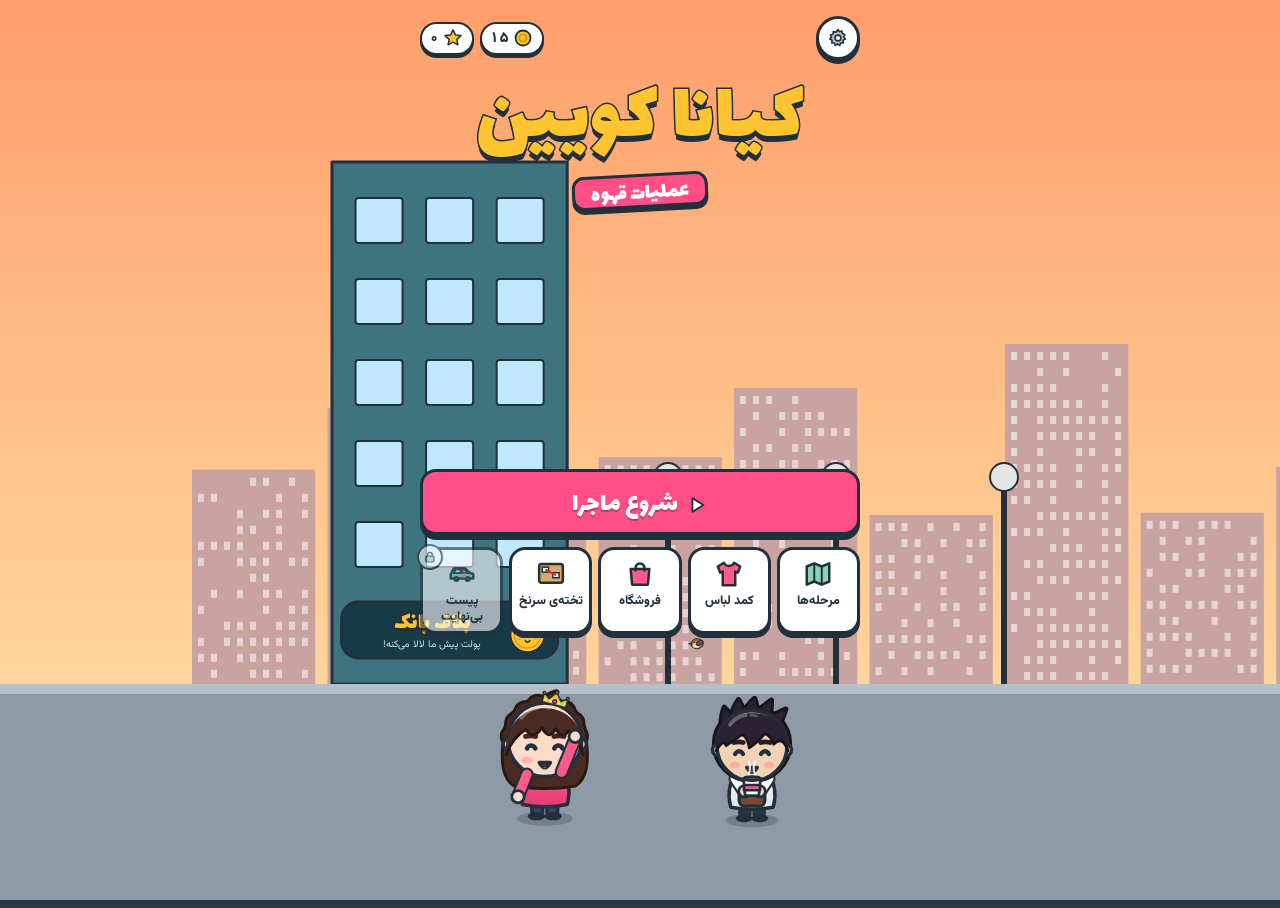
<file: index.html>
<!doctype html>
<html lang="fa" dir="rtl">
<head>
<meta charset="utf-8">
<meta name="viewport" content="width=device-width,initial-scale=1,maximum-scale=1,user-scalable=no,viewport-fit=cover">
<title>کیانا کویین</title>
<meta name="description" content="کیانا کویین: یک بازی مخفی‌کاری خنده‌دار. کیانا باید قانون «قهوه ممنوع» ملکه را شکست بدهد!">
<meta name="theme-color" content="#24384A">
<meta name="color-scheme" content="light">
<meta name="mobile-web-app-capable" content="yes">
<meta name="apple-mobile-web-app-capable" content="yes">
<meta name="apple-mobile-web-app-status-bar-style" content="black-translucent">
<meta name="apple-mobile-web-app-title" content="کیانا کویین">
<meta name="format-detection" content="telephone=no">
<link rel="manifest" href="manifest.webmanifest">
<link rel="icon" type="image/png" href="icons/favicon-64.png">
<link rel="apple-touch-icon" href="icons/apple-touch-icon.png">
<link rel="preload" href="fonts/lalezar-arabic-400-normal.woff2" as="font" type="font/woff2" crossorigin>
<link rel="preload" href="fonts/vazirmatn-arabic-400-normal.woff2" as="font" type="font/woff2" crossorigin>
<link rel="stylesheet" href="fonts/fonts.css">
<style>
/* Design system: one fixed cartoon "sticker" look (no dark variant).
   Tokens → components (btn, round, chip, card, sheet, tile) → screens. */
:root{
  --ink:#22303C;--paper:#FFFFFF;--cream:#FFF9F2;--night:#24384A;--coffee:#6B3E26;
  --pink:#FF4F86;--gold:#FFC531;--teal:#2BB59A;--sky:#5EC8F7;--danger:#E5484D;--ok:#1E8A5A;--muted:#5F7383;
  --display:'Lalezar','Vazirmatn',Tahoma,sans-serif;--thought:'Baloo Bhaijaan 2','Vazirmatn',sans-serif;--body:'Vazirmatn',Tahoma,'Segoe UI',sans-serif;
  --r-sm:12px;--r-md:16px;--r-lg:22px;--sh:0 5px 0 var(--ink);--sh-sm:0 3px 0 var(--ink);--bw:3px;
  color-scheme:light;--sab:env(safe-area-inset-bottom,0px);--sat:env(safe-area-inset-top,0px);
}
[hidden]{display:none!important}
html,body{height:100%;overscroll-behavior:none}
html{-webkit-text-size-adjust:100%;text-size-adjust:100%}
body{background:var(--night);color:var(--ink);font-family:var(--body);overflow:hidden;touch-action:none;-webkit-user-select:none;user-select:none;-webkit-tap-highlight-color:transparent;-webkit-touch-callout:none}
#app{position:fixed;top:0;right:0;bottom:0;left:0}
#game{position:absolute;top:0;right:0;bottom:0;left:0;display:block}
button{font-family:var(--body);color:var(--ink);cursor:pointer}
button:focus-visible{outline:3px solid var(--gold);outline-offset:2px}
svg{display:block}
.small{font-size:13px}.center{text-align:center}.muted{color:var(--muted);font-size:14px}

/* ---------- components ---------- */
.btn{display:flex;align-items:center;justify-content:center;gap:8px;width:100%;font-family:var(--display);font-size:22px;padding:10px 16px 5px;border-radius:var(--r-md);border:var(--bw) solid var(--ink);background:var(--pink);color:#fff;box-shadow:var(--sh);text-shadow:0 2px 0 rgba(0,0,0,.25);transition:transform .08s}
.btn svg{width:22px;height:22px;flex:none}
.btn.big{font-size:27px;padding:12px 16px 6px}
.btn:active{transform:translateY(4px);box-shadow:0 1px 0 var(--ink)}
.btn.alt{background:var(--paper);color:var(--ink);text-shadow:none;font-size:19px}
.btn.gold{background:var(--gold);color:var(--ink);text-shadow:none}
.btn.dangerb{background:var(--danger)}
.btn.danger-t{color:var(--danger)}
.btn[disabled]{opacity:.45}
.round{pointer-events:auto;width:54px;height:54px;border-radius:50%;background:var(--paper);border:var(--bw) solid var(--ink);box-shadow:0 4px 0 var(--ink);display:grid;place-items:center;position:relative;flex:none;padding:0}
.round:active{transform:translateY(3px);box-shadow:0 1px 0 var(--ink)}
.round svg{width:28px;height:28px}
.round.sm{width:44px;height:44px}.round.sm svg{width:22px;height:22px}
.round b{position:absolute;top:-6px;left:-6px;background:var(--pink);color:#fff;border:2px solid var(--ink);border-radius:99px;min-width:22px;height:22px;font-size:12px;display:grid;place-items:center;padding:0 4px}
.round b.plus{background:var(--gold);color:var(--ink);font-size:16px}
.round.empty svg{opacity:.5}
.round.armed{background:var(--gold);animation:pulse .7s infinite alternate}
.chip{display:flex;align-items:center;gap:4px;background:var(--paper);border:2.5px solid var(--ink);border-radius:999px;padding:3px 9px 3px 7px;box-shadow:var(--sh-sm);font-weight:800;font-size:15px;white-space:nowrap;font-variant-numeric:tabular-nums}
.chip svg{width:20px;height:20px;flex:none}
.chip.danger{background:var(--danger);color:#fff;animation:pulse .5s infinite alternate}
.card{background:var(--paper);border:var(--bw) solid var(--ink);border-radius:var(--r-lg);box-shadow:var(--sh);padding:14px 16px}
.sheet{background:var(--cream);border:var(--bw) solid var(--ink);border-radius:26px;box-shadow:0 7px 0 var(--ink);padding:18px 16px;display:flex;flex-direction:column;gap:12px;animation:pop .28s cubic-bezier(.3,1.5,.5,1)}
.sh-t{text-align:center;color:var(--ink)}
.row{display:flex;gap:10px;align-items:center;justify-content:space-between}
.row2{display:grid;grid-template-columns:1fr 1fr;gap:10px}
h2{font-family:var(--display);font-weight:400;font-size:30px;margin:0;line-height:1.2;text-wrap:balance}
.ttl{color:#fff;text-align:center;text-shadow:0 3px 0 var(--ink)}
p{margin:0;line-height:1.8}
.portrait{display:block;width:150px;height:150px;margin:0 auto;border-radius:50%;background:radial-gradient(circle at 50% 40%,#FFF4C9,#FFD27A);border:var(--bw) solid var(--ink);box-shadow:var(--sh)}
.portrait.sm{width:64px;height:64px;margin:0;box-shadow:var(--sh-sm);flex:none}
@keyframes pulse{to{transform:scale(1.08)}}
@keyframes pop{from{transform:scale(.85);opacity:0}}
@keyframes bob{to{transform:translateY(5px)}}

/* ---------- cutscene ---------- */
#sceneLayer{position:absolute;top:0;right:0;bottom:0;left:0;cursor:pointer;direction:rtl}
#talk{position:absolute;left:max(12px,env(safe-area-inset-left,0px));right:max(12px,env(safe-area-inset-right,0px));bottom:calc(12px + env(safe-area-inset-bottom,0px));
  max-width:560px;margin:0 auto;min-height:calc(min(210px,27vh) - 30px);background:var(--paper);border:var(--bw) solid var(--ink);border-radius:var(--r-lg);box-shadow:0 6px 0 var(--ink);
  padding:22px 18px 16px;animation:pop .25s cubic-bezier(.3,1.6,.5,1)}
#talkName{position:absolute;top:-17px;right:16px;font-family:var(--display);font-size:19px;padding:3px 14px 0;border:2.5px solid var(--ink);border-radius:10px;box-shadow:var(--sh-sm)}
#talkText{margin:0;font-size:clamp(16px,4.4vw,19px);line-height:1.85;min-height:3.6em}
#talk.narr #talkText{font-style:italic;color:#3C4F5E}
#talk.think{background:radial-gradient(circle at 20% 0%,#FFFFFF,#F1EBFF 70%);border-style:dashed;border-color:#7A5FB8;border-radius:40px;box-shadow:0 6px 0 #7A5FB8}
#talk.think #talkName{border-style:dashed}
#talk.think #talkText{color:#4B3A78;font-family:var(--thought);font-weight:500;font-size:clamp(17px,4.6vw,20px);line-height:1.9;padding-top:2px}
#talk .nxt{position:absolute;left:16px;bottom:10px;width:0;height:0;border-left:9px solid transparent;border-right:9px solid transparent;border-top:12px solid var(--pink);opacity:0}
#talk.ready .nxt{opacity:1;animation:bob .6s infinite alternate}

/* ---------- HUD ---------- */
#hud{position:absolute;top:0;right:0;bottom:0;left:0;pointer-events:none;direction:rtl}
.hud-top{position:absolute;top:0;left:0;right:0;display:flex;gap:5px;align-items:center;
  padding-top:calc(8px + env(safe-area-inset-top,0px));padding-left:max(8px,env(safe-area-inset-left,0px));padding-right:max(8px,env(safe-area-inset-right,0px))}
.hud-top .chip{font-size:13.5px;padding:2px 6px 2px 5px;gap:3px}.hud-top .chip svg{width:18px;height:18px}
@media (max-width:400px){#hCupAb{display:none}.hud-top{gap:4px}}
.hud-top .grow{flex:1}
#hCup{position:relative;display:flex;align-items:center;gap:5px;background:var(--paper);border:2.5px solid var(--ink);border-radius:999px;padding:2px 9px 2px 3px;box-shadow:var(--sh-sm);font-weight:800;font-size:14px;--p:100%;--cc:#8B5A3C}
#hCup .ring{width:32px;height:32px;border-radius:50%;background:conic-gradient(var(--cc) var(--p),#E6DDD5 0);display:grid;place-items:center;border:2px solid var(--ink);flex:none}
#hCup .ring>span{width:23px;height:23px;border-radius:50%;background:var(--paper);display:grid;place-items:center}
#hCup .ring svg{width:17px;height:17px}
#hCup small{font-size:11px;font-weight:600;margin-inline-start:1px}
#hCupAb{font-size:11px;font-weight:800;background:#EDE6FF;border-radius:99px;padding:0 5px}
#hCupAb:empty{display:none}
#hCup.low{animation:pulse .45s infinite alternate;background:#FFE7CF}
#hCup.out{background:#E9EDF0;color:var(--danger)}
#bossBar{position:absolute;top:calc(54px + env(safe-area-inset-top,0px));left:50%;transform:translateX(-50%);display:flex;align-items:center;gap:6px;background:#2B1B2E;color:#fff;border:2.5px solid var(--ink);border-radius:999px;padding:2px 12px 2px 4px;box-shadow:var(--sh-sm);white-space:nowrap;font-size:12px}
#bossBar canvas{width:36px;height:36px;border-radius:50%;background:#FFD27A;border:2px solid var(--ink);box-shadow:none;margin:0}
#bossBar b{font-family:var(--display);font-weight:400;font-size:16px;color:var(--gold)}
#bossBar.hit{animation:shake .4s}
#bossHp{display:flex;gap:3px;direction:ltr}#bossHp i{width:10px;height:13px;border-radius:2px 5px 2px 2px;background:#5A4A5E;border:1.5px solid #000}#bossHp i.on{background:#F5B841}
@keyframes shake{25%{transform:translateX(calc(-50% - 6px))}75%{transform:translateX(calc(-50% + 6px))}}
#modeChip{position:absolute;top:calc(54px + env(safe-area-inset-top,0px));right:max(8px,env(safe-area-inset-right,0px));font-size:12px}
#modeChip.lit{background:#D7ECFF}
#hSus{position:absolute;left:50%;transform:translateX(-50%);top:calc(56px + env(safe-area-inset-top,0px));width:min(46vw,200px);height:10px;border-radius:99px;background:rgba(255,255,255,.9);border:2px solid var(--ink);overflow:hidden;opacity:0;transition:opacity .15s}
#bossBar:not([hidden])~#hSus{top:calc(98px + env(safe-area-inset-top,0px))}
#hSus.on{opacity:1}#hSus i{display:block;height:100%;width:0;background:#E8873A}#hSus.hot i{background:var(--danger)}
.hud-bottom{position:absolute;bottom:0;left:0;right:0;display:flex;align-items:flex-end;justify-content:center;gap:12px;
  padding-bottom:calc(10px + env(safe-area-inset-bottom,0px));padding-left:max(10px,env(safe-area-inset-left,0px));padding-right:max(10px,env(safe-area-inset-right,0px))}
.grp{display:flex;gap:12px}
#hHint{box-sizing:border-box;position:absolute;left:50%;transform:translateX(-50%);bottom:calc(78px + env(safe-area-inset-bottom,0px));width:min(92vw,420px);text-align:center;background:rgba(255,255,255,.96);border:2.5px solid var(--ink);border-radius:14px;padding:7px 12px;font-weight:600;font-size:14px;line-height:1.6;box-shadow:var(--sh-sm);transition:opacity .3s}
#hHint.off{opacity:0}
.skipb{position:absolute;top:calc(10px + env(safe-area-inset-top,0px));left:max(10px,env(safe-area-inset-left,0px));min-height:44px;padding:4px 14px 0;font-family:var(--display);font-size:17px;background:rgba(255,255,255,.92);border:2.5px solid var(--ink);border-radius:999px;box-shadow:var(--sh-sm);z-index:3}
@media (max-width:360px){.hud-top .chip{padding:2px 4px;font-size:12px;gap:2px}.hud-top .chip svg{width:15px;height:15px}#hCup{padding-inline-end:5px}#hCup small{display:none}
  .topbar .chip{font-size:12px;padding:2px 5px}.topbar .chip:nth-of-type(3){display:none}
  canvas.vprev{width:84px;height:52px}.veh{gap:6px;padding:8px;flex-wrap:wrap}.veh .grow{min-width:0;flex:1 1 120px}.veh .btn{margin-inline-start:auto}}
.topbar{flex-wrap:nowrap}.topbar .chip{min-width:0}
#bGo,#wNext,#cPin,#bRetry,#sBack{position:sticky;bottom:calc(6px + env(safe-area-inset-bottom,0px));z-index:2}
@media (max-height:640px){.over.bust .portrait{width:96px;height:96px}.brief-card{gap:6px;padding:12px}.mech{padding:6px 8px}}
.row2 .btn{white-space:nowrap;font-size:17px}
#bossBar:not([hidden])~#hSus{top:calc(108px + env(safe-area-inset-top,0px))}
#hud.chase .hud-top>*:not(#bPause),#hud.chase .hud-bottom,#hud.chase #hSus,#hud.chase #bossBar,#hud.chase #modeChip,#hud.chase #hHint{display:none!important}

/* ---------- screens ---------- */
#screen{overscroll-behavior:contain;position:absolute;top:0;right:0;bottom:0;left:0;overflow-y:auto;direction:rtl;display:flex;flex-direction:column;align-items:center;
  padding-top:calc(16px + env(safe-area-inset-top,0px));padding-bottom:calc(16px + env(safe-area-inset-bottom,0px));
  padding-left:max(16px,env(safe-area-inset-left,0px));padding-right:max(16px,env(safe-area-inset-right,0px));touch-action:pan-y}
#screen.over{background:rgba(18,26,38,.74)}
.wrap{width:100%;max-width:440px;margin:auto 0;display:flex;flex-direction:column;gap:14px}

/* title */
#screen.title .wrap{height:100%;margin:0;justify-content:flex-start}
.tbar{display:flex;justify-content:space-between;align-items:center}.tbar .chips{display:flex;gap:6px}
.logo{font-family:var(--display);font-weight:400;color:#fff;text-align:center;line-height:1;margin:4px 0 0}
.logo .k{display:block;font-size:clamp(56px,17vw,84px);color:var(--gold);-webkit-text-stroke:3px var(--ink);paint-order:stroke fill;text-shadow:0 6px 0 var(--ink);animation:wob 3s ease-in-out infinite}
.logo .s{display:inline-block;margin-top:12px;font-size:23px;background:var(--pink);border:var(--bw) solid var(--ink);border-radius:12px;padding:5px 16px 0;box-shadow:0 4px 0 var(--ink);transform:rotate(-3deg)}
@keyframes wob{50%{transform:rotate(-2deg) scale(1.03)}}
.spacer{flex:1}
.menu{display:flex;flex-direction:column;gap:12px;margin-bottom:min(30vh,250px)}
.tiles{display:grid;grid-template-columns:repeat(5,1fr);gap:6px}
.tile{position:relative}.tile.lk{opacity:.6}.tile em{position:absolute;top:-6px;left:-6px;width:22px;height:22px;background:var(--paper);border:2px solid var(--ink);border-radius:50%;display:grid;place-items:center}.tile em svg{width:14px;height:14px}
.tile{display:flex;flex-direction:column;align-items:center;gap:4px;text-align:center;line-height:1.3;background:var(--paper);border:var(--bw) solid var(--ink);border-radius:var(--r-md);box-shadow:0 4px 0 var(--ink);padding:9px 2px 6px;font-weight:800;font-size:12.5px}
.tile svg{width:30px;height:30px}
.tile:active{transform:translateY(3px);box-shadow:0 1px 0 var(--ink)}
.ver{color:#fff;text-align:center;font-size:13px;text-shadow:0 1px 3px rgba(0,0,0,.7)}

/* mission brief */
#screen.brief{background:rgba(18,26,38,.55)}
.brief-card{background:var(--cream);border:var(--bw) solid var(--ink);border-radius:26px;box-shadow:0 7px 0 var(--ink);padding:16px;display:flex;flex-direction:column;gap:10px;animation:pop .3s cubic-bezier(.3,1.5,.5,1)}
.bc-top{display:flex;align-items:center;gap:8px}
.floor-chip{font-family:var(--display);font-size:15px;color:#fff;background:var(--fc);border:2px solid var(--ink);border-radius:9px;padding:2px 10px 0}
.lvl{font-weight:800;font-size:14px;color:var(--muted)}.best{display:flex;margin-inline-start:auto;direction:ltr}.best svg{width:18px;height:18px}
.tagline.chaseT{background:var(--teal)}
.tagline{display:flex;align-items:center;gap:6px;font-weight:800;color:#fff;background:var(--danger);border:2px solid var(--ink);border-radius:12px;padding:4px 10px}.tagline svg{width:20px;height:20px}
.sec-t{font-family:var(--display);font-size:17px;color:var(--coffee);margin-bottom:-4px}
.goals{display:flex;flex-direction:column;gap:6px}
.goal{display:flex;align-items:center;gap:8px;font-weight:600;font-size:14.5px;background:#fff;border:2px solid #E1D7CC;border-radius:12px;padding:5px 8px}
.goal .gs{position:relative;width:26px;height:26px;flex:none}.goal .gs svg{width:26px;height:26px}.goal .gs b{position:absolute;top:0;right:0;bottom:0;left:0;display:grid;place-items:center;font-size:11px;padding-top:3px}
.goal i{margin-inline-start:auto;font-style:normal;font-weight:800}
.goal.ok{border-color:#7FCFA2;background:#EAF8F0}.goal.ok i{color:var(--ok)}
.goal.no{opacity:.7}.goal.no .gs svg path{fill:#B9C2C9}.goal.no i{color:var(--danger)}
.mechs{display:flex;flex-direction:column;gap:6px}
.mech{display:grid;grid-template-columns:32px minmax(0,1fr);gap:10px;align-items:start;background:#fff;border:2px solid #E1D7CC;border-radius:12px;padding:8px 10px}
.mech>svg{width:32px;height:32px}
.mech .mt{display:flex;flex-direction:column;gap:3px;min-width:0;font-size:13px;line-height:1.7}
.mech .mt b{display:flex;align-items:center;flex-wrap:wrap;gap:6px;font-size:14.5px;line-height:1.5}
.mech .mt span{display:block;overflow-wrap:anywhere;word-break:break-word}
.mech em{display:inline-block;font-style:normal;font-size:12px;font-weight:800;line-height:1.6;background:var(--pink);color:#fff;border-radius:6px;padding:0 6px}
.brief-card{max-width:100%;min-width:0;box-sizing:border-box}.brief-card *{min-width:0}
.mech.new{border-color:var(--pink);background:#FFF0F5}
.coffee-line{display:flex;align-items:center;gap:6px;font-weight:600;font-size:14px}.coffee-line svg{width:24px;height:24px}.coffee-line .muted{margin-inline-start:auto;font-size:12px}

/* catch */
#screen.catchscr{justify-content:flex-end;background:linear-gradient(rgba(18,26,38,0) 40%,rgba(18,26,38,.6))}
#screen.catchscr .wrap{margin:auto 0 0}
.catch-card{background:var(--paper);border:var(--bw) solid var(--ink);border-radius:var(--r-lg);box-shadow:0 6px 0 var(--ink);padding:14px;display:flex;flex-direction:column;gap:10px;animation:pop .25s cubic-bezier(.3,1.6,.5,1)}
.cc-head{display:flex;align-items:center;gap:10px}.cc-head b{font-family:var(--display);font-weight:400;font-size:21px}
.cam-ic{width:56px;height:56px;border-radius:50%;background:#DDEFFF;border:var(--bw) solid var(--ink);display:grid;place-items:center}.cam-ic svg{width:36px;height:36px}
[class^="tag-"]{font-size:12px;font-weight:800;border:2px solid var(--ink);border-radius:99px;padding:0 8px;margin-inline-start:auto}
.tag-kind{background:#C8F0D8}.tag-greedy{background:#FFE58A}.tag-strict{background:#FFC9CB}
.catch-card p{font-size:16px}

/* tower */
#screen.towerScreen{padding-top:0}
.topbar{position:sticky;top:0;z-index:5;display:flex;gap:6px;align-items:center;justify-content:space-between;padding:calc(10px + env(safe-area-inset-top,0px)) 0 10px;background:linear-gradient(#6CC8F5 70%,rgba(108,200,245,0))}
.topbar .chip{font-size:14px;padding:2px 8px 2px 6px}
.tower{display:flex;flex-direction:column;align-items:center;margin:8px 0 0;overflow:hidden;padding-left:4%;padding-right:4%}
.roof{width:70%;text-align:center;font-family:var(--display);font-size:18px;color:#fff;background:#3A2E66;border:var(--bw) solid var(--ink);border-bottom:0;border-radius:40px 40px 0 0;padding:16px 10px 8px;text-shadow:0 2px 0 var(--ink)}
.floor{width:100%;border:var(--bw) solid var(--ink);border-bottom:0;background:repeating-linear-gradient(90deg,transparent 0 30px,rgba(255,255,255,.12) 30px 52px),var(--fc);position:relative}
.floor.dim{filter:saturate(.35) brightness(.85)}
.fl-head{display:flex;align-items:baseline;justify-content:center;gap:8px;background:rgba(0,0,0,.25);border-bottom:var(--bw) solid var(--ink);padding:8px 10px 4px;color:#fff}
.fl-n{font-family:var(--display);font-size:24px;text-shadow:0 2px 0 var(--ink)}
.fl-s{font-size:13px;font-weight:600;opacity:.9}
.fl-body{display:flex;flex-direction:column;gap:16px;padding:18px 0 24px}
.node{position:relative;width:66px;height:66px;border-radius:50%;background:var(--paper);border:var(--bw) solid var(--ink);box-shadow:var(--sh);display:grid;place-items:center;padding:0;align-self:center}
.node.p1{transform:translateX(-30%);margin-inline-end:38%}.node.p3{transform:translateX(30%);margin-inline-start:38%}
.node .num{font-family:var(--display);font-size:28px;line-height:1;padding-top:6px}
.node.boss{width:92px;height:92px;background:#2B1B2E}
.node.chase{width:78px;height:78px;background:#1E8A7A;border-radius:24px}.node.chase .veh svg{width:42px;height:42px}.node.chase .num.sm{position:absolute;bottom:4px;font-size:15px;color:#fff;-webkit-text-stroke:1px var(--ink);paint-order:stroke fill}
.node.boss canvas{width:80px;height:80px;border:0;box-shadow:none;background:radial-gradient(circle at 50% 40%,#FFB3C9,#E5484D)}
.node .st{position:absolute;bottom:-17px;left:50%;transform:translateX(-50%);display:flex;gap:1px;direction:ltr}
.node .st svg{width:17px;height:17px}
.node .tag{position:absolute;top:-8px;right:-8px;width:26px;height:26px;background:var(--paper);border:2px solid var(--ink);border-radius:50%;display:grid;place-items:center}
.node .tag svg{width:17px;height:17px}
.node .bn{position:absolute;top:-8px;left:-8px;width:24px;height:24px}.node .sc{position:absolute;bottom:4px;left:-12px;width:22px;height:22px}
.node .lk{position:absolute;top:0;right:0;bottom:0;left:0;display:grid;place-items:center;background:rgba(40,50,60,.55);border-radius:50%}
.node .lk svg{width:28px;height:28px}
.node.cur{animation:pulse .7s infinite alternate;background:var(--gold)}
.node.p1.cur{animation:pulse1 .7s infinite alternate}.node.p3.cur{animation:pulse3 .7s infinite alternate}
@keyframes pulse1{from{transform:translateX(-30%)}to{transform:translateX(-30%) scale(1.1)}}
@keyframes pulse3{from{transform:translateX(30%)}to{transform:translateX(30%) scale(1.1)}}
.ground{width:115%;background:#163B47;border:var(--bw) solid var(--ink);padding:6px 0 26px;text-align:center;display:flex;flex-direction:column;align-items:center;gap:2px}
.ground canvas{width:60px;height:60px}
.ground span{font-family:var(--display);font-size:24px;color:var(--gold);-webkit-text-stroke:1.5px var(--ink);paint-order:stroke fill}
.ground small{color:#BDEFE3;font-weight:600}

/* morning café */
#screen.panel{pointer-events:none;justify-content:space-between;background:linear-gradient(rgba(18,26,38,0) 35%,rgba(18,26,38,.6))}
#screen.panel .wrap{pointer-events:auto;height:100%;margin:0;justify-content:space-between}
.mhead{display:flex;flex-direction:column;align-items:center;gap:6px;text-align:center}
.time{font-family:var(--display);font-size:19px;color:var(--ink);background:var(--gold);border:2.5px solid var(--ink);border-radius:10px;padding:3px 12px 0;box-shadow:var(--sh-sm)}
.tags{font-size:13px;font-weight:800;color:#fff;background:var(--danger);border:2px solid var(--ink);border-radius:99px;padding:2px 10px}
.mpanel{background:var(--paper);border:var(--bw) solid var(--ink);border-radius:var(--r-lg);box-shadow:0 6px 0 var(--ink);padding:12px;display:flex;flex-direction:column;gap:8px;max-height:62vh;overflow-y:auto}
.mpanel .row b{font-family:var(--display);font-weight:400;font-size:22px}
.legend{display:flex;align-items:center;gap:4px;font-size:12px;color:var(--muted);font-weight:600}.legend svg{width:15px;height:15px}
.coffees{display:grid;grid-template-columns:1fr 1fr;gap:8px}
.cf{position:relative;text-align:right;background:var(--cream);border:2.5px solid var(--ink);border-radius:14px;box-shadow:0 4px 0 var(--ink);padding:7px 9px;display:grid;grid-template-columns:auto 1fr;column-gap:6px;row-gap:2px;min-width:0;align-content:start}
.cf:active{transform:translateY(3px);box-shadow:0 1px 0 var(--ink)}
.cf[disabled]{opacity:.5}
.cf .ic{grid-row:1/3;width:34px;height:34px;align-self:center}
.cf .nm{font-family:var(--display);font-size:18px;line-height:1.25}
.cf .stats{display:flex;flex-direction:column;gap:1px}.cf .stats>span{display:flex;align-items:center;gap:3px}.cf .stats svg{width:13px;height:13px}
.bar5{display:flex;gap:2px;direction:ltr}.bar5 i{width:9px;height:7px;border-radius:2px;background:#E3DAD0;border:1px solid #B8ABA0}.bar5 i.on{background:var(--coffee);border-color:var(--ink)}
.cf .abl{grid-column:1/-1;justify-self:start;font-size:12px;font-weight:800;background:#EDE6FF;border:1.5px solid #9B7BE8;border-radius:99px;padding:0 7px}
.cf .ds{grid-column:1/-1;font-size:11.5px;line-height:1.5;color:var(--muted)}
.cf .pr{grid-column:1/-1;display:flex;align-items:center;gap:4px;font-weight:800;font-size:13px;font-variant-numeric:tabular-nums}
.cf .pr svg{width:16px;height:16px}.cf .pr b{color:var(--ok)}
.cf.goldcf{background:#FFF3C4}
.cf .free{position:absolute;top:-10px;left:-4px;background:var(--pink);color:#fff;border:2px solid var(--ink);border-radius:8px;font-size:12px;font-weight:800;padding:0 6px;transform:rotate(-6deg)}

/* boss card */
.bosscard{display:flex;flex-direction:column;align-items:center;gap:10px;text-align:center;background:#2B1B2E;color:#fff;border:var(--bw) solid var(--ink);border-radius:26px;box-shadow:0 6px 0 var(--ink);padding:26px 18px 18px;position:relative;animation:pop .4s cubic-bezier(.3,1.6,.5,1)}
.bosscard .rib{position:absolute;top:-18px;font-family:var(--display);font-size:24px;background:var(--danger);border:var(--bw) solid var(--ink);border-radius:12px;padding:4px 18px 0;transform:rotate(-3deg);box-shadow:0 4px 0 var(--ink)}
.portrait.big{width:190px;height:190px;background:radial-gradient(circle at 50% 40%,#FFB3C9,#E5484D)}
.bosscard .bw{font-size:15px;opacity:.85}.bosscard h2{color:var(--gold)}

/* results / fail */
.dlg{display:flex;flex-direction:column;gap:8px}
.who{align-self:flex-start;font-family:var(--display);font-size:18px;padding:3px 12px 0;border:2.5px solid var(--ink);border-radius:10px;background:#E3E8EC}
.who.kiana{background:var(--pink);color:#fff}
.stars{display:flex;justify-content:center;gap:6px;direction:ltr}
.stars svg{width:64px;height:64px;filter:drop-shadow(0 4px 0 var(--ink));animation:popst .45s cubic-bezier(.3,1.8,.5,1) both}
@keyframes popst{from{transform:scale(0) rotate(-40deg)}}
.lines{display:flex;flex-direction:column;gap:5px;font-size:15px}
.lines div{display:flex;justify-content:space-between;gap:10px;font-variant-numeric:tabular-nums}
.lines .tot{border-top:2px dashed #C9D3DA;padding-top:6px;font-weight:800;font-size:17px}.lines .tot span{display:flex;align-items:center;gap:4px}.lines svg{width:18px;height:18px}
.unlock{display:flex;align-items:center;gap:10px;background:#FFF3C4;padding:10px 12px}.unlock>svg{width:38px;height:38px;flex:none}
.unlock.teaser{background:#E8F6FF}
.tipline{color:#fff;font-size:14px;text-align:center;background:rgba(0,0,0,.25);border-radius:12px;padding:6px 10px}

/* glowing "open the new file" button */
.btn.glow{position:relative;overflow:hidden;background:linear-gradient(90deg,#FFB627,#FF4F86);animation:glowp 1.1s ease-in-out infinite alternate}
.btn.glow::after{content:'';position:absolute;top:-20%;bottom:-20%;width:40%;left:-60%;background:linear-gradient(100deg,transparent,rgba(255,255,255,.75),transparent);transform:skewX(-20deg);animation:shine 1.8s ease-in-out infinite}
@keyframes glowp{from{box-shadow:0 5px 0 var(--ink),0 0 0 0 rgba(255,197,49,.9)}to{box-shadow:0 5px 0 var(--ink),0 0 26px 9px rgba(255,197,49,.85);transform:scale(1.03)}}
@keyframes shine{0%{left:-60%}60%,100%{left:130%}}
.btn.hide{visibility:hidden}
/* clue folder */
#screen.cluescr{background:radial-gradient(circle at 50% 40%,#3B2A20,#140E0B)}
.folder{position:relative;background:#E7C17E;border:var(--bw) solid var(--ink);border-radius:6px 18px 18px 18px;box-shadow:0 8px 0 var(--ink);padding:26px 12px 12px;animation:slidein .5s cubic-bezier(.2,1.3,.5,1) both;transform-origin:50% 0}
.folder.still{animation:none}
@keyframes slidein{from{transform:translateY(120%) rotate(8deg)}}
.ftab{position:absolute;top:-20px;right:18px;background:#E7C17E;border:var(--bw) solid var(--ink);border-bottom:0;border-radius:10px 10px 0 0;padding:2px 14px 0;font-family:var(--display);font-size:16px}
.stamp{position:absolute;top:10px;left:14px;font-family:var(--display);font-size:26px;color:#D7263D;border:3px solid #D7263D;border-radius:8px;padding:2px 10px 0;transform:rotate(-12deg) scale(3);opacity:0;z-index:2}
.folder.stamped .stamp,.folder.still .stamp{animation:stamp .25s ease-in forwards}
@keyframes stamp{to{transform:rotate(-12deg) scale(1);opacity:.9}}
.paper{background:#FFFDF5;border:2px solid #B9A27C;border-radius:4px;padding:16px 14px;display:flex;flex-direction:column;gap:8px;min-height:220px;background-image:repeating-linear-gradient(#FFFDF5 0 29px,#E8EEF7 29px 30px)}
.paper canvas{align-self:center}
.paper h3{font-family:var(--display);font-weight:400;font-size:24px;margin:0;color:var(--coffee);text-align:center}
.paper p{font-size:17px;line-height:1.9;min-height:5em}
.paper .doc{font-weight:600;color:#2E2A24;letter-spacing:.2px;border-inline-start:4px solid #E1C79A;padding-inline-start:10px}
.knote{display:flex;gap:10px;align-items:flex-start;margin-top:12px;background:radial-gradient(circle at 20% 0%,#fff,#F1EBFF 70%);border:2.5px dashed #7A5FB8;border-radius:28px;padding:10px 12px;box-shadow:0 4px 0 #7A5FB8;opacity:0;transform:translateY(14px) scale(.96);transition:all .45s cubic-bezier(.3,1.5,.5,1)}
.knote.on{opacity:1;transform:none}
.knote b{font-size:12px;color:#7A5FB8}
.knote .thinkf{font-family:var(--thought);font-size:17px;line-height:1.8;color:#4B3A78;margin:0;min-height:0}
.nextdest{opacity:0;transition:opacity .4s}.nextdest.on{opacity:1}
.nextdest{display:flex;margin-top:10px;width:fit-content;align-items:center;gap:8px;align-self:flex-start;background:var(--coffee);color:#fff;border:2px solid var(--ink);border-radius:12px;padding:4px 12px;box-shadow:var(--sh-sm)}
.nextdest span{font-size:12px;opacity:.85}.nextdest b{font-family:var(--display);font-weight:400;font-size:18px}
.folder.fly{animation:fly .6s ease-in forwards}
@keyframes fly{to{transform:translateY(-70vh) scale(.15) rotate(-20deg);opacity:0}}

/* sheets: settings, wardrobe, board, shop */
.srow{display:flex;align-items:center;gap:10px;background:#fff;border:2px solid #E1D7CC;border-radius:14px;padding:8px 12px;font-weight:800}
.srow svg{width:26px;height:26px}.srow span{flex:1}
.sw{appearance:none;-webkit-appearance:none;width:52px;height:30px;border-radius:99px;background:#C9D3DA;border:2.5px solid var(--ink);position:relative;cursor:pointer;flex:none;transition:background .15s}
.sw::after{content:'';position:absolute;top:2px;right:2px;width:21px;height:21px;border-radius:50%;background:#fff;border:2px solid var(--ink);transition:right .15s}
.sw:checked{background:var(--teal)}.sw:checked::after{right:23px}
.sdiv{border-top:2px dashed #D9CEC2}
.codebox{width:100%;box-sizing:border-box;font:13px/1.5 ui-monospace,Consolas,monospace;word-break:break-all;padding:10px;border:var(--bw) solid var(--ink);border-radius:var(--r-sm);background:#fff;color:var(--ink);resize:none;-webkit-user-select:text;user-select:text;touch-action:auto}
.shop{display:flex;align-items:center;gap:10px;padding:10px 12px}
.shop>svg{width:44px;height:44px;flex:none}
.shop .grow{flex:1;min-width:0}.shop .have{font-size:12px;font-weight:800}
.shop .btn{width:auto;font-size:18px;padding:8px 12px 3px}
.shop .btn svg{width:18px;height:18px}
.shop.lockd{opacity:.65}.lockic svg{width:30px;height:30px}
.wallet{align-self:center}
.wtabs{display:grid;grid-template-columns:1fr 1fr;gap:6px;background:#EADFD3;border-radius:14px;padding:4px}
.wtabs button{border:0;background:transparent;border-radius:10px;padding:8px;font-weight:800;font-size:15px}
.wtabs.w3{grid-template-columns:1fr 1fr 1fr}
canvas.vprev{width:118px;height:70px;flex:none;border-radius:12px;background:linear-gradient(#BDE8FF,#E8F7FF 70%,#9AA6B2 70%)}
canvas.vprev.big{width:100%;height:150px;border:var(--bw) solid var(--ink)}
.veh{display:flex;align-items:center;gap:10px;padding:8px 10px}.veh .btn{width:auto;font-size:16px;padding:7px 10px 2px}.veh.sel{outline:3px solid var(--pink);outline-offset:2px}.veh.lockd{opacity:.6}
.tagsel{font-weight:800;font-size:12px;background:var(--pink);color:#fff;border:2px solid var(--ink);border-radius:99px;padding:1px 8px}
.wtabs button[disabled]{opacity:.5}
.wtabs button.on{background:var(--paper);box-shadow:0 2px 0 var(--ink);border:2px solid var(--ink)}
.wprev{position:relative}.wprev canvas{width:190px;height:220px;border-radius:30px}.wprev .chip{position:absolute;top:4px;left:4px}
.wcat{display:flex;flex-direction:column;gap:6px}.wcat>b{font-family:var(--display);font-weight:400;font-size:17px}
.wopts{display:flex;flex-wrap:wrap;gap:6px}
.wopt{position:relative;min-width:44px;height:40px;border-radius:12px;border:2.5px solid var(--ink);background:#fff;font-weight:800;font-size:13px;padding:0 10px;box-shadow:0 3px 0 var(--ink)}
.wopt.swt{background:var(--sw);width:44px;padding:0}
.wopt.sel{outline:3px solid var(--pink);outline-offset:2px}
.wopt.lk{opacity:.55}
.wopt.buy:not(.swt){background:#FFF7DD}
.wopt em.pr{background:var(--gold);color:var(--ink);border:1.5px solid var(--ink)}
.trybar{position:sticky;top:0;z-index:3;display:flex;flex-direction:column;gap:8px;background:#FFF3C4;border:2.5px solid var(--ink);border-radius:16px;padding:10px;box-shadow:var(--sh-sm);font-weight:800;text-align:center}
.wprev .chip.coins{left:auto;right:4px}
.wopt em{position:absolute;bottom:-9px;left:50%;transform:translateX(-50%);display:flex;align-items:center;font-style:normal;font-size:11px;background:var(--ink);color:#fff;border-radius:99px;padding:0 5px 0 3px;white-space:nowrap}.wopt em svg{width:11px;height:11px}
.cork{display:grid;grid-template-columns:repeat(auto-fill,minmax(78px,1fr));gap:10px;background:#C9925A;border:var(--bw) solid var(--ink);border-radius:14px;padding:14px 10px;box-shadow:inset 0 0 0 6px #A9743F}
.bcard{min-width:0;overflow-wrap:normal;word-break:normal;position:relative;aspect-ratio:1;background:#FFF6DA;border:2px solid var(--ink);border-radius:4px;transform:rotate(var(--r));display:flex;flex-direction:column;align-items:center;justify-content:center;gap:2px;padding:4px;font-size:10.5px;line-height:1.35;text-align:center;box-shadow:0 3px 0 rgba(0,0,0,.25)}
.bcard em{font-style:normal;font-family:var(--display);font-size:16px;color:var(--coffee)}
.bcard b{font-weight:800}
.bcard.empty{background:rgba(255,246,218,.35);border-style:dashed;color:rgba(34,48,60,.5)}
.bcard .pin{position:absolute;top:-6px;left:6px;width:12px;height:12px;border-radius:50%;background:var(--danger);border:2px solid var(--ink)}
.secs{display:flex;flex-direction:column;gap:8px}
.sec{padding:10px 12px}.sec b{display:flex;align-items:center;gap:6px}.sec b svg{width:22px;height:22px}.sec.lockd{opacity:.6}
.pz-name{text-align:center;font-weight:800;color:var(--muted)}

#toast{position:absolute;left:50%;top:40%;transform:translate(-50%,-50%) scale(.6);opacity:0;pointer-events:none;direction:rtl;font-family:var(--display);font-size:24px;color:#fff;background:var(--pink);border:var(--bw) solid var(--ink);border-radius:var(--r-md);padding:8px 18px 3px;box-shadow:var(--sh);transition:all .25s;white-space:nowrap;max-width:92vw;text-align:center;z-index:20}
#toast.on{opacity:1;transform:translate(-50%,-50%) scale(1)}
#toast.small{font-family:var(--body);font-size:15px;font-weight:600;white-space:normal;padding:8px 14px;background:var(--paper);color:var(--ink)}
@media (prefers-reduced-motion:reduce){*{animation:none!important;transition:none!important}}
#rotate{display:none;position:fixed;top:0;right:0;bottom:0;left:0;z-index:60;background:var(--night);color:#fff;align-items:center;justify-content:center;text-align:center;direction:rtl}
#rotate>div{display:flex;flex-direction:column;align-items:center;gap:8px}#rotate b{font-family:var(--display);font-weight:400;font-size:28px;color:var(--gold)}#rotate span{font-size:15px;opacity:.85}
@media (orientation:landscape) and (max-height:500px) and (pointer:coarse){#rotate{display:flex}}
#scBtns{position:absolute;top:calc(10px + env(safe-area-inset-top,0px));left:max(10px,env(safe-area-inset-left,0px));display:flex;gap:8px;z-index:3;direction:ltr}
#scBtns .skipb{position:static;display:inline-flex;align-items:center;gap:6px}
.skipb svg{width:18px;height:18px;flex:none;margin-top:-3px}
.homeb{width:44px;padding:0!important;justify-content:center}.homeb svg{width:22px;height:22px;margin:0}
.goal i svg{width:18px;height:18px;display:block}.ic16{width:16px;height:16px;vertical-align:-3px;display:inline-block}
/* late overrides (must come after the base rules) */
.wopt{height:44px}.veh .btn{min-height:44px}.wtabs button{min-height:44px}
.mpanel{-webkit-mask-image:linear-gradient(#000 88%,transparent);mask-image:linear-gradient(#000 88%,transparent);padding-bottom:56px}
.cf .ds{font-size:12.5px}
.cf{grid-template-columns:auto minmax(0,1fr)}.cf .ds{min-width:0;overflow-wrap:break-word}
@supports not (aspect-ratio:1){.bcard{min-height:78px}}
.endp .portrait{width:min(150px,40vw);height:min(150px,40vw)}
</style>
</head>
<body>
<div id="app">
  <canvas id="game" aria-label="صفحه‌ی بازی"></canvas>
  <div id="sceneLayer" hidden role="button" aria-label="ادامه">
    <div id="talk" hidden><span id="talkName"></span><p id="talkText"></p><span class="nxt"></span></div>
    <div id="scBtns"><button id="skipB" class="skipb" hidden aria-label="رد کردن صحنه"><span>رد کردن</span><svg viewBox="0 0 24 24" aria-hidden="true"><path d="M20 5.5L13 12l7 6.5zM12 5.5L5 12l7 6.5z" fill="#FF4F86" stroke="#22303C" stroke-width="2" stroke-linejoin="round"/></svg></button><button id="homeB" class="skipb homeb" hidden aria-label="برگشت به صفحه‌ی اول"><svg viewBox="0 0 24 24" aria-hidden="true"><path d="M4 11l8-7 8 7v9h-5v-6H9v6H4z" fill="#FFC531" stroke="#22303C" stroke-width="2.2" stroke-linejoin="round"/></svg></button></div>
  </div>
  <div id="hud" hidden>
    <div class="hud-top">
      <button class="round sm" id="bPause" aria-label="توقف"></button>
      <div class="chip" id="hDocs"></div>
      <div id="hCup" title="انرژی قهوه"><span class="ring"><span id="hCupIc"></span></span><span id="hCupSec"></span><span id="hCupAb"></span></div>
      <span class="grow"></span>
      <div class="chip" id="hCoins"></div>
      <div class="chip" id="hTime"></div>
    </div>
    <div id="bossBar" hidden><canvas class="portrait" id="bossPic" data-who="gossip" data-mood="evil"></canvas><span id="bossWho"></span><b id="bossName"></b><span id="bossHp"></span></div>
    <div class="chip" id="modeChip" hidden></div>
    <div id="hSus"><i></i></div>
    <div id="hHint" class="off"></div>
    <div class="hud-bottom">
      <div class="grp"><button class="round" id="g_donut" aria-label="دونات"></button><button class="round" id="g_phone" aria-label="زنگولک"></button><button class="round" id="g_box" aria-label="کارتن نامرئی"></button></div>
    </div>
  </div>
  <div id="screen" hidden></div>
  <div id="toast"></div>
  <div id="rotate" aria-live="polite"><div><svg viewBox="0 0 64 64" width="84" height="84"><rect x="20" y="6" width="24" height="44" rx="5" fill="#fff" stroke="#22303C" stroke-width="3"/><circle cx="32" cy="43" r="2.5" fill="#22303C"/><path d="M8 40a24 24 0 0 0 16 18M56 24A24 24 0 0 0 40 6" fill="none" stroke="#FFC531" stroke-width="4" stroke-linecap="round"/></svg><b>گوشی رو عمودی بگیر!</b><span>کیانا کویین برای حالت عمودی ساخته شده.</span></div></div>
</div>
<script src="js/audio.js"></script>
<script src="js/art.js"></script>
<script src="js/sim.js"></script>
<script src="js/levels.js"></script>
<script src="js/story.js"></script>
<script src="js/ch1.js"></script>
<script src="js/ch2.js"></script>
<script src="js/ch3.js"></script>
<script src="js/ch4.js"></script>
<script src="js/ch5.js"></script>
<script src="js/chase.js"></script>
<script src="js/game.js"></script>
<script>
/* offline support (not needed inside the Android app, where files are already on the phone) */
if('serviceWorker' in navigator&&!window.Capacitor&&/^https?:$/.test(location.protocol))addEventListener('load',()=>navigator.serviceWorker.register('sw.js').catch(()=>{}));
</script>
</body>
</html>
</file>
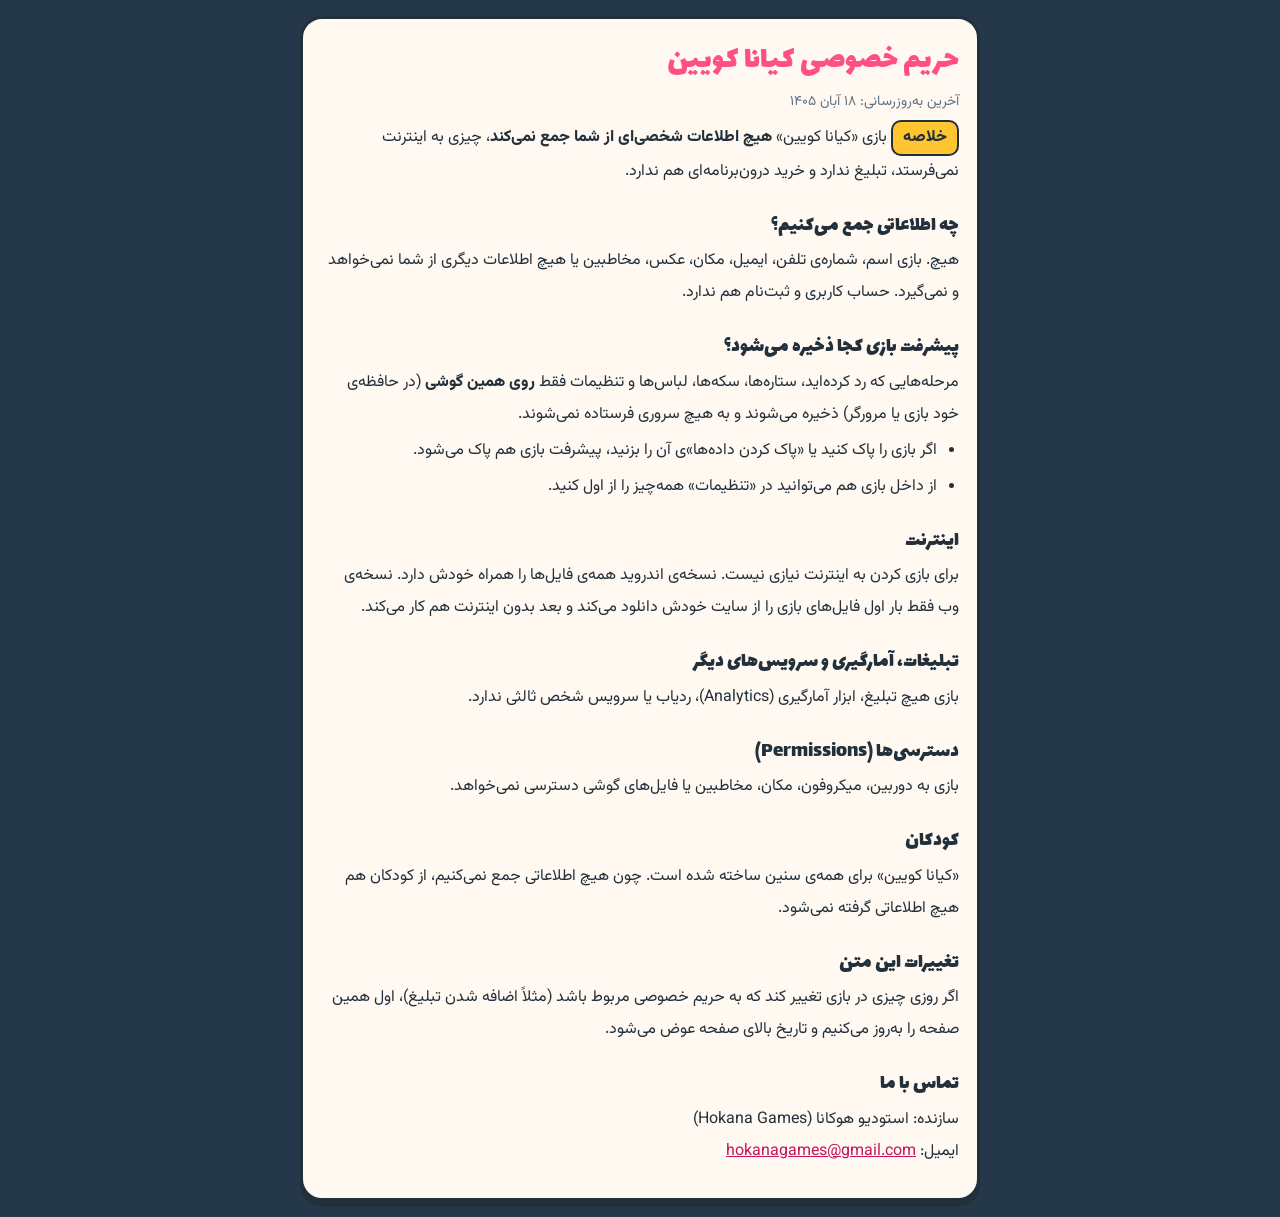
<file: privacy.html>
<!doctype html>
<html lang="fa" dir="rtl">
<head>
<meta charset="utf-8">
<meta name="viewport" content="width=device-width,initial-scale=1">
<title>حریم خصوصی · کیانا کویین</title>
<meta name="theme-color" content="#24384A">
<link rel="icon" type="image/png" href="icons/favicon-64.png">
<link rel="stylesheet" href="fonts/fonts.css">
<style>
:root{--ink:#22303C;--cream:#FFF9F2;--night:#24384A;--pink:#FF4F86;--gold:#FFC531;--muted:#5F7383;color-scheme:light}
*{box-sizing:border-box}
body{margin:0;background:var(--night);color:var(--ink);font-family:'Vazirmatn',Tahoma,sans-serif;line-height:2;padding:16px}
main{max-width:680px;margin:0 auto;background:var(--cream);border:3px solid var(--ink);border-radius:22px;box-shadow:0 6px 0 var(--ink);padding:20px 18px 26px}
h1{font-family:'Lalezar','Vazirmatn',sans-serif;font-weight:400;font-size:32px;margin:0 0 4px;color:var(--pink);line-height:1.4}
h2{font-family:'Lalezar','Vazirmatn',sans-serif;font-weight:400;font-size:21px;margin:22px 0 2px;line-height:1.5}
p,li{font-size:16px;margin:4px 0}
ul{padding-inline-start:22px;margin:4px 0}
.tag{display:inline-block;background:var(--gold);border:2px solid var(--ink);border-radius:10px;padding:0 10px;font-weight:800}
.muted{color:var(--muted);font-size:14px}
a{color:#C2185B}
</style>
</head>
<body>
<main>
<h1>حریم خصوصی کیانا کویین</h1>
<p class="muted">آخرین به‌روزرسانی: ۱۸ آبان ۱۴۰۵</p>

<p><span class="tag">خلاصه</span> بازی «کیانا کویین» <b>هیچ اطلاعات شخصی‌ای از شما جمع نمی‌کند</b>، چیزی به اینترنت نمی‌فرستد، تبلیغ ندارد و خرید درون‌برنامه‌ای هم ندارد.</p>

<h2>چه اطلاعاتی جمع می‌کنیم؟</h2>
<p>هیچ. بازی اسم، شماره‌ی تلفن، ایمیل، مکان، عکس، مخاطبین یا هیچ اطلاعات دیگری از شما نمی‌خواهد و نمی‌گیرد. حساب کاربری و ثبت‌نام هم ندارد.</p>

<h2>پیشرفت بازی کجا ذخیره می‌شود؟</h2>
<p>مرحله‌هایی که رد کرده‌اید، ستاره‌ها، سکه‌ها، لباس‌ها و تنظیمات فقط <b>روی همین گوشی</b> (در حافظه‌ی خود بازی یا مرورگر) ذخیره می‌شوند و به هیچ سروری فرستاده نمی‌شوند.</p>
<ul>
  <li>اگر بازی را پاک کنید یا «پاک کردن داده‌ها»ی آن را بزنید، پیشرفت بازی هم پاک می‌شود.</li>
  <li>از داخل بازی هم می‌توانید در «تنظیمات» همه‌چیز را از اول کنید.</li>
</ul>

<h2>اینترنت</h2>
<p>برای بازی کردن به اینترنت نیازی نیست. نسخه‌ی اندروید همه‌ی فایل‌ها را همراه خودش دارد. نسخه‌ی وب فقط بار اول فایل‌های بازی را از سایت خودش دانلود می‌کند و بعد بدون اینترنت هم کار می‌کند.</p>

<h2>تبلیغات، آمارگیری و سرویس‌های دیگر</h2>
<p>بازی هیچ تبلیغ، ابزار آمارگیری (Analytics)، ردیاب یا سرویس شخص ثالثی ندارد.</p>

<h2>دسترسی‌ها (Permissions)</h2>
<p>بازی به دوربین، میکروفون، مکان، مخاطبین یا فایل‌های گوشی دسترسی نمی‌خواهد.</p>

<h2>کودکان</h2>
<p>«کیانا کویین» برای همه‌ی سنین ساخته شده است. چون هیچ اطلاعاتی جمع نمی‌کنیم، از کودکان هم هیچ اطلاعاتی گرفته نمی‌شود.</p>

<h2>تغییرات این متن</h2>
<p>اگر روزی چیزی در بازی تغییر کند که به حریم خصوصی مربوط باشد (مثلاً اضافه شدن تبلیغ)، اول همین صفحه را به‌روز می‌کنیم و تاریخ بالای صفحه عوض می‌شود.</p>

<h2>تماس با ما</h2>
<p>سازنده: استودیو هوکانا (Hokana Games)<br>ایمیل: <a href="mailto:hokanagames@gmail.com" dir="ltr">hokanagames@gmail.com</a></p>
</main>
</body>
</html>
</file>
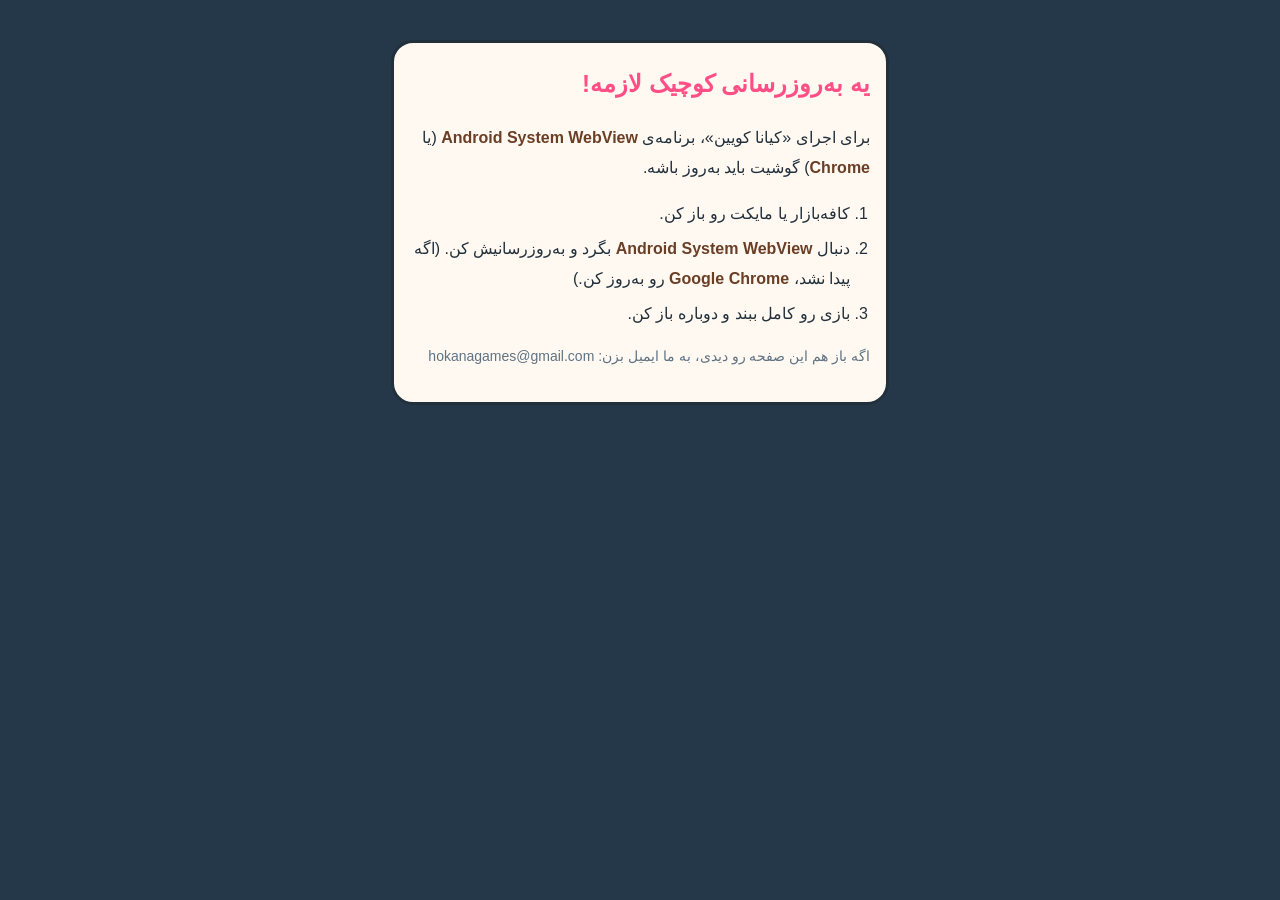
<file: webview-old.html>
<!doctype html>
<html lang="fa" dir="rtl">
<head>
<meta charset="utf-8">
<meta name="viewport" content="width=device-width,initial-scale=1,viewport-fit=cover">
<title>کیانا کویین</title>
<style>
/* Shown by the Android app when the phone's WebView is too old to run the game. No JS, old-browser-safe CSS only. */
html,body{margin:0;height:100%}
body{background:#24384A;color:#22303C;font-family:Vazirmatn,Tahoma,sans-serif;line-height:1.9;padding:16px;box-sizing:border-box}
.card{max-width:460px;margin:24px auto;background:#FFF9F2;border:3px solid #22303C;border-radius:22px;padding:18px 16px}
h1{font-size:24px;margin:0 0 8px;color:#FF4F86}
ol{padding-right:20px;margin:6px 0}
li{margin:4px 0}
b{color:#6B3E26}
.muted{color:#5F7383;font-size:14px}
</style>
</head>
<body>
<div class="card">
<h1>یه به‌روزرسانی کوچیک لازمه!</h1>
<p>برای اجرای «کیانا کویین»، برنامه‌ی <b>Android System WebView</b> (یا <b>Chrome</b>) گوشیت باید به‌روز باشه.</p>
<ol>
<li>کافه‌بازار یا مایکت رو باز کن.</li>
<li>دنبال <b>Android System WebView</b> بگرد و به‌روزرسانیش کن. (اگه پیدا نشد، <b>Google Chrome</b> رو به‌روز کن.)</li>
<li>بازی رو کامل ببند و دوباره باز کن.</li>
</ol>
<p class="muted">اگه باز هم این صفحه رو دیدی، به ما ایمیل بزن: hokanagames@gmail.com</p>
</div>
</body>
</html>
</file>
<file: fonts/fonts.css>
/* Local fonts (SIL Open Font License 1.1, from fontsource 5.3.0). See fonts/LICENSES.txt */
@font-face{font-family:'Baloo Bhaijaan 2';font-style:normal;font-display:swap;font-weight:500;src:url(baloo-bhaijaan-2-arabic-500-normal.woff2) format('woff2');unicode-range:U+0600-06FF,U+0750-077F,U+0870-088E,U+0890-0891,U+0897-08E1,U+08E3-08FF,U+200C-200E,U+2010-2011,U+204F,U+2E41,U+FB50-FDFF,U+FE70-FE74,U+FE76-FEFC,U+102E0-102FB,U+10E60-10E7E,U+10EC2-10EC4,U+10EFC-10EFF,U+1EE00-1EE03,U+1EE05-1EE1F,U+1EE21-1EE22,U+1EE24,U+1EE27,U+1EE29-1EE32,U+1EE34-1EE37,U+1EE39,U+1EE3B,U+1EE42,U+1EE47,U+1EE49,U+1EE4B,U+1EE4D-1EE4F,U+1EE51-1EE52,U+1EE54,U+1EE57,U+1EE59,U+1EE5B,U+1EE5D,U+1EE5F,U+1EE61-1EE62,U+1EE64,U+1EE67-1EE6A,U+1EE6C-1EE72,U+1EE74-1EE77,U+1EE79-1EE7C,U+1EE7E,U+1EE80-1EE89,U+1EE8B-1EE9B,U+1EEA1-1EEA3,U+1EEA5-1EEA9,U+1EEAB-1EEBB,U+1EEF0-1EEF1;}
@font-face{font-family:'Baloo Bhaijaan 2';font-style:normal;font-display:swap;font-weight:500;src:url(baloo-bhaijaan-2-latin-ext-500-normal.woff2) format('woff2');unicode-range:U+0100-02BA,U+02BD-02C5,U+02C7-02CC,U+02CE-02D7,U+02DD-02FF,U+0304,U+0308,U+0329,U+1D00-1DBF,U+1E00-1E9F,U+1EF2-1EFF,U+2020,U+20A0-20AB,U+20AD-20C0,U+2113,U+2C60-2C7F,U+A720-A7FF;}
@font-face{font-family:'Baloo Bhaijaan 2';font-style:normal;font-display:swap;font-weight:500;src:url(baloo-bhaijaan-2-latin-500-normal.woff2) format('woff2');unicode-range:U+0000-00FF,U+0131,U+0152-0153,U+02BB-02BC,U+02C6,U+02DA,U+02DC,U+0304,U+0308,U+0329,U+2000-206F,U+20AC,U+2122,U+2191,U+2193,U+2212,U+2215,U+FEFF,U+FFFD;}
@font-face{font-family:'Baloo Bhaijaan 2';font-style:normal;font-display:swap;font-weight:600;src:url(baloo-bhaijaan-2-arabic-600-normal.woff2) format('woff2');unicode-range:U+0600-06FF,U+0750-077F,U+0870-088E,U+0890-0891,U+0897-08E1,U+08E3-08FF,U+200C-200E,U+2010-2011,U+204F,U+2E41,U+FB50-FDFF,U+FE70-FE74,U+FE76-FEFC,U+102E0-102FB,U+10E60-10E7E,U+10EC2-10EC4,U+10EFC-10EFF,U+1EE00-1EE03,U+1EE05-1EE1F,U+1EE21-1EE22,U+1EE24,U+1EE27,U+1EE29-1EE32,U+1EE34-1EE37,U+1EE39,U+1EE3B,U+1EE42,U+1EE47,U+1EE49,U+1EE4B,U+1EE4D-1EE4F,U+1EE51-1EE52,U+1EE54,U+1EE57,U+1EE59,U+1EE5B,U+1EE5D,U+1EE5F,U+1EE61-1EE62,U+1EE64,U+1EE67-1EE6A,U+1EE6C-1EE72,U+1EE74-1EE77,U+1EE79-1EE7C,U+1EE7E,U+1EE80-1EE89,U+1EE8B-1EE9B,U+1EEA1-1EEA3,U+1EEA5-1EEA9,U+1EEAB-1EEBB,U+1EEF0-1EEF1;}
@font-face{font-family:'Baloo Bhaijaan 2';font-style:normal;font-display:swap;font-weight:600;src:url(baloo-bhaijaan-2-latin-ext-600-normal.woff2) format('woff2');unicode-range:U+0100-02BA,U+02BD-02C5,U+02C7-02CC,U+02CE-02D7,U+02DD-02FF,U+0304,U+0308,U+0329,U+1D00-1DBF,U+1E00-1E9F,U+1EF2-1EFF,U+2020,U+20A0-20AB,U+20AD-20C0,U+2113,U+2C60-2C7F,U+A720-A7FF;}
@font-face{font-family:'Baloo Bhaijaan 2';font-style:normal;font-display:swap;font-weight:600;src:url(baloo-bhaijaan-2-latin-600-normal.woff2) format('woff2');unicode-range:U+0000-00FF,U+0131,U+0152-0153,U+02BB-02BC,U+02C6,U+02DA,U+02DC,U+0304,U+0308,U+0329,U+2000-206F,U+20AC,U+2122,U+2191,U+2193,U+2212,U+2215,U+FEFF,U+FFFD;}
@font-face{font-family:'Lalezar';font-style:normal;font-display:swap;font-weight:400;src:url(lalezar-arabic-400-normal.woff2) format('woff2');unicode-range:U+0600-06FF,U+0750-077F,U+0870-088E,U+0890-0891,U+0897-08E1,U+08E3-08FF,U+200C-200E,U+2010-2011,U+204F,U+2E41,U+FB50-FDFF,U+FE70-FE74,U+FE76-FEFC,U+102E0-102FB,U+10E60-10E7E,U+10EC2-10EC4,U+10EFC-10EFF,U+1EE00-1EE03,U+1EE05-1EE1F,U+1EE21-1EE22,U+1EE24,U+1EE27,U+1EE29-1EE32,U+1EE34-1EE37,U+1EE39,U+1EE3B,U+1EE42,U+1EE47,U+1EE49,U+1EE4B,U+1EE4D-1EE4F,U+1EE51-1EE52,U+1EE54,U+1EE57,U+1EE59,U+1EE5B,U+1EE5D,U+1EE5F,U+1EE61-1EE62,U+1EE64,U+1EE67-1EE6A,U+1EE6C-1EE72,U+1EE74-1EE77,U+1EE79-1EE7C,U+1EE7E,U+1EE80-1EE89,U+1EE8B-1EE9B,U+1EEA1-1EEA3,U+1EEA5-1EEA9,U+1EEAB-1EEBB,U+1EEF0-1EEF1;}
@font-face{font-family:'Lalezar';font-style:normal;font-display:swap;font-weight:400;src:url(lalezar-latin-ext-400-normal.woff2) format('woff2');unicode-range:U+0100-02BA,U+02BD-02C5,U+02C7-02CC,U+02CE-02D7,U+02DD-02FF,U+0304,U+0308,U+0329,U+1D00-1DBF,U+1E00-1E9F,U+1EF2-1EFF,U+2020,U+20A0-20AB,U+20AD-20C0,U+2113,U+2C60-2C7F,U+A720-A7FF;}
@font-face{font-family:'Lalezar';font-style:normal;font-display:swap;font-weight:400;src:url(lalezar-latin-400-normal.woff2) format('woff2');unicode-range:U+0000-00FF,U+0131,U+0152-0153,U+02BB-02BC,U+02C6,U+02DA,U+02DC,U+0304,U+0308,U+0329,U+2000-206F,U+20AC,U+2122,U+2191,U+2193,U+2212,U+2215,U+FEFF,U+FFFD;}
@font-face{font-family:'Vazirmatn';font-style:normal;font-display:swap;font-weight:400;src:url(vazirmatn-arabic-400-normal.woff2) format('woff2');unicode-range:U+0600-06FF,U+0750-077F,U+0870-088E,U+0890-0891,U+0897-08E1,U+08E3-08FF,U+200C-200E,U+2010-2011,U+204F,U+2E41,U+FB50-FDFF,U+FE70-FE74,U+FE76-FEFC,U+102E0-102FB,U+10E60-10E7E,U+10EC2-10EC4,U+10EFC-10EFF,U+1EE00-1EE03,U+1EE05-1EE1F,U+1EE21-1EE22,U+1EE24,U+1EE27,U+1EE29-1EE32,U+1EE34-1EE37,U+1EE39,U+1EE3B,U+1EE42,U+1EE47,U+1EE49,U+1EE4B,U+1EE4D-1EE4F,U+1EE51-1EE52,U+1EE54,U+1EE57,U+1EE59,U+1EE5B,U+1EE5D,U+1EE5F,U+1EE61-1EE62,U+1EE64,U+1EE67-1EE6A,U+1EE6C-1EE72,U+1EE74-1EE77,U+1EE79-1EE7C,U+1EE7E,U+1EE80-1EE89,U+1EE8B-1EE9B,U+1EEA1-1EEA3,U+1EEA5-1EEA9,U+1EEAB-1EEBB,U+1EEF0-1EEF1;}
@font-face{font-family:'Vazirmatn';font-style:normal;font-display:swap;font-weight:400;src:url(vazirmatn-latin-ext-400-normal.woff2) format('woff2');unicode-range:U+0100-02BA,U+02BD-02C5,U+02C7-02CC,U+02CE-02D7,U+02DD-02FF,U+0304,U+0308,U+0329,U+1D00-1DBF,U+1E00-1E9F,U+1EF2-1EFF,U+2020,U+20A0-20AB,U+20AD-20C0,U+2113,U+2C60-2C7F,U+A720-A7FF;}
@font-face{font-family:'Vazirmatn';font-style:normal;font-display:swap;font-weight:400;src:url(vazirmatn-latin-400-normal.woff2) format('woff2');unicode-range:U+0000-00FF,U+0131,U+0152-0153,U+02BB-02BC,U+02C6,U+02DA,U+02DC,U+0304,U+0308,U+0329,U+2000-206F,U+20AC,U+2122,U+2191,U+2193,U+2212,U+2215,U+FEFF,U+FFFD;}
@font-face{font-family:'Vazirmatn';font-style:normal;font-display:swap;font-weight:600;src:url(vazirmatn-arabic-600-normal.woff2) format('woff2');unicode-range:U+0600-06FF,U+0750-077F,U+0870-088E,U+0890-0891,U+0897-08E1,U+08E3-08FF,U+200C-200E,U+2010-2011,U+204F,U+2E41,U+FB50-FDFF,U+FE70-FE74,U+FE76-FEFC,U+102E0-102FB,U+10E60-10E7E,U+10EC2-10EC4,U+10EFC-10EFF,U+1EE00-1EE03,U+1EE05-1EE1F,U+1EE21-1EE22,U+1EE24,U+1EE27,U+1EE29-1EE32,U+1EE34-1EE37,U+1EE39,U+1EE3B,U+1EE42,U+1EE47,U+1EE49,U+1EE4B,U+1EE4D-1EE4F,U+1EE51-1EE52,U+1EE54,U+1EE57,U+1EE59,U+1EE5B,U+1EE5D,U+1EE5F,U+1EE61-1EE62,U+1EE64,U+1EE67-1EE6A,U+1EE6C-1EE72,U+1EE74-1EE77,U+1EE79-1EE7C,U+1EE7E,U+1EE80-1EE89,U+1EE8B-1EE9B,U+1EEA1-1EEA3,U+1EEA5-1EEA9,U+1EEAB-1EEBB,U+1EEF0-1EEF1;}
@font-face{font-family:'Vazirmatn';font-style:normal;font-display:swap;font-weight:600;src:url(vazirmatn-latin-ext-600-normal.woff2) format('woff2');unicode-range:U+0100-02BA,U+02BD-02C5,U+02C7-02CC,U+02CE-02D7,U+02DD-02FF,U+0304,U+0308,U+0329,U+1D00-1DBF,U+1E00-1E9F,U+1EF2-1EFF,U+2020,U+20A0-20AB,U+20AD-20C0,U+2113,U+2C60-2C7F,U+A720-A7FF;}
@font-face{font-family:'Vazirmatn';font-style:normal;font-display:swap;font-weight:600;src:url(vazirmatn-latin-600-normal.woff2) format('woff2');unicode-range:U+0000-00FF,U+0131,U+0152-0153,U+02BB-02BC,U+02C6,U+02DA,U+02DC,U+0304,U+0308,U+0329,U+2000-206F,U+20AC,U+2122,U+2191,U+2193,U+2212,U+2215,U+FEFF,U+FFFD;}
@font-face{font-family:'Vazirmatn';font-style:normal;font-display:swap;font-weight:800;src:url(vazirmatn-arabic-800-normal.woff2) format('woff2');unicode-range:U+0600-06FF,U+0750-077F,U+0870-088E,U+0890-0891,U+0897-08E1,U+08E3-08FF,U+200C-200E,U+2010-2011,U+204F,U+2E41,U+FB50-FDFF,U+FE70-FE74,U+FE76-FEFC,U+102E0-102FB,U+10E60-10E7E,U+10EC2-10EC4,U+10EFC-10EFF,U+1EE00-1EE03,U+1EE05-1EE1F,U+1EE21-1EE22,U+1EE24,U+1EE27,U+1EE29-1EE32,U+1EE34-1EE37,U+1EE39,U+1EE3B,U+1EE42,U+1EE47,U+1EE49,U+1EE4B,U+1EE4D-1EE4F,U+1EE51-1EE52,U+1EE54,U+1EE57,U+1EE59,U+1EE5B,U+1EE5D,U+1EE5F,U+1EE61-1EE62,U+1EE64,U+1EE67-1EE6A,U+1EE6C-1EE72,U+1EE74-1EE77,U+1EE79-1EE7C,U+1EE7E,U+1EE80-1EE89,U+1EE8B-1EE9B,U+1EEA1-1EEA3,U+1EEA5-1EEA9,U+1EEAB-1EEBB,U+1EEF0-1EEF1;}
@font-face{font-family:'Vazirmatn';font-style:normal;font-display:swap;font-weight:800;src:url(vazirmatn-latin-ext-800-normal.woff2) format('woff2');unicode-range:U+0100-02BA,U+02BD-02C5,U+02C7-02CC,U+02CE-02D7,U+02DD-02FF,U+0304,U+0308,U+0329,U+1D00-1DBF,U+1E00-1E9F,U+1EF2-1EFF,U+2020,U+20A0-20AB,U+20AD-20C0,U+2113,U+2C60-2C7F,U+A720-A7FF;}
@font-face{font-family:'Vazirmatn';font-style:normal;font-display:swap;font-weight:800;src:url(vazirmatn-latin-800-normal.woff2) format('woff2');unicode-range:U+0000-00FF,U+0131,U+0152-0153,U+02BB-02BC,U+02C6,U+02DA,U+02DC,U+0304,U+0308,U+0329,U+2000-206F,U+20AC,U+2122,U+2191,U+2193,U+2212,U+2215,U+FEFF,U+FFFD;}
</file>
